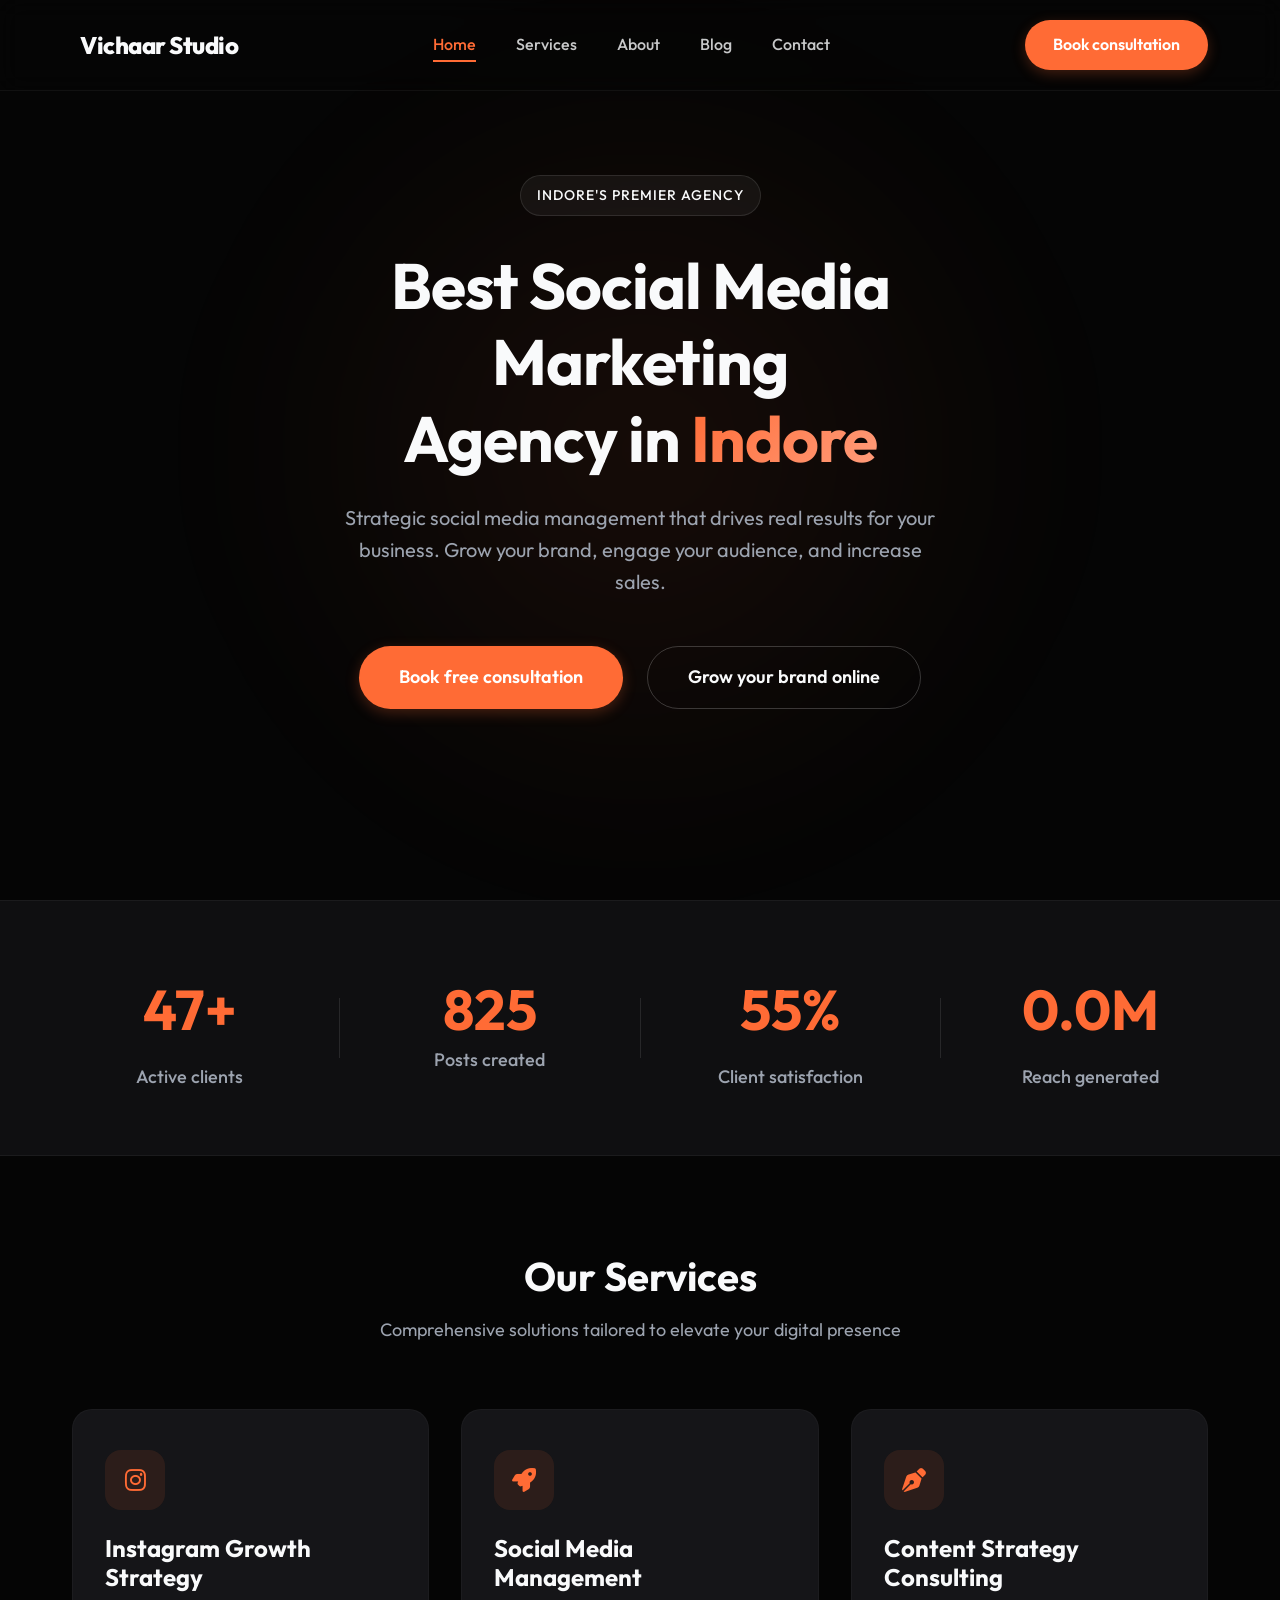
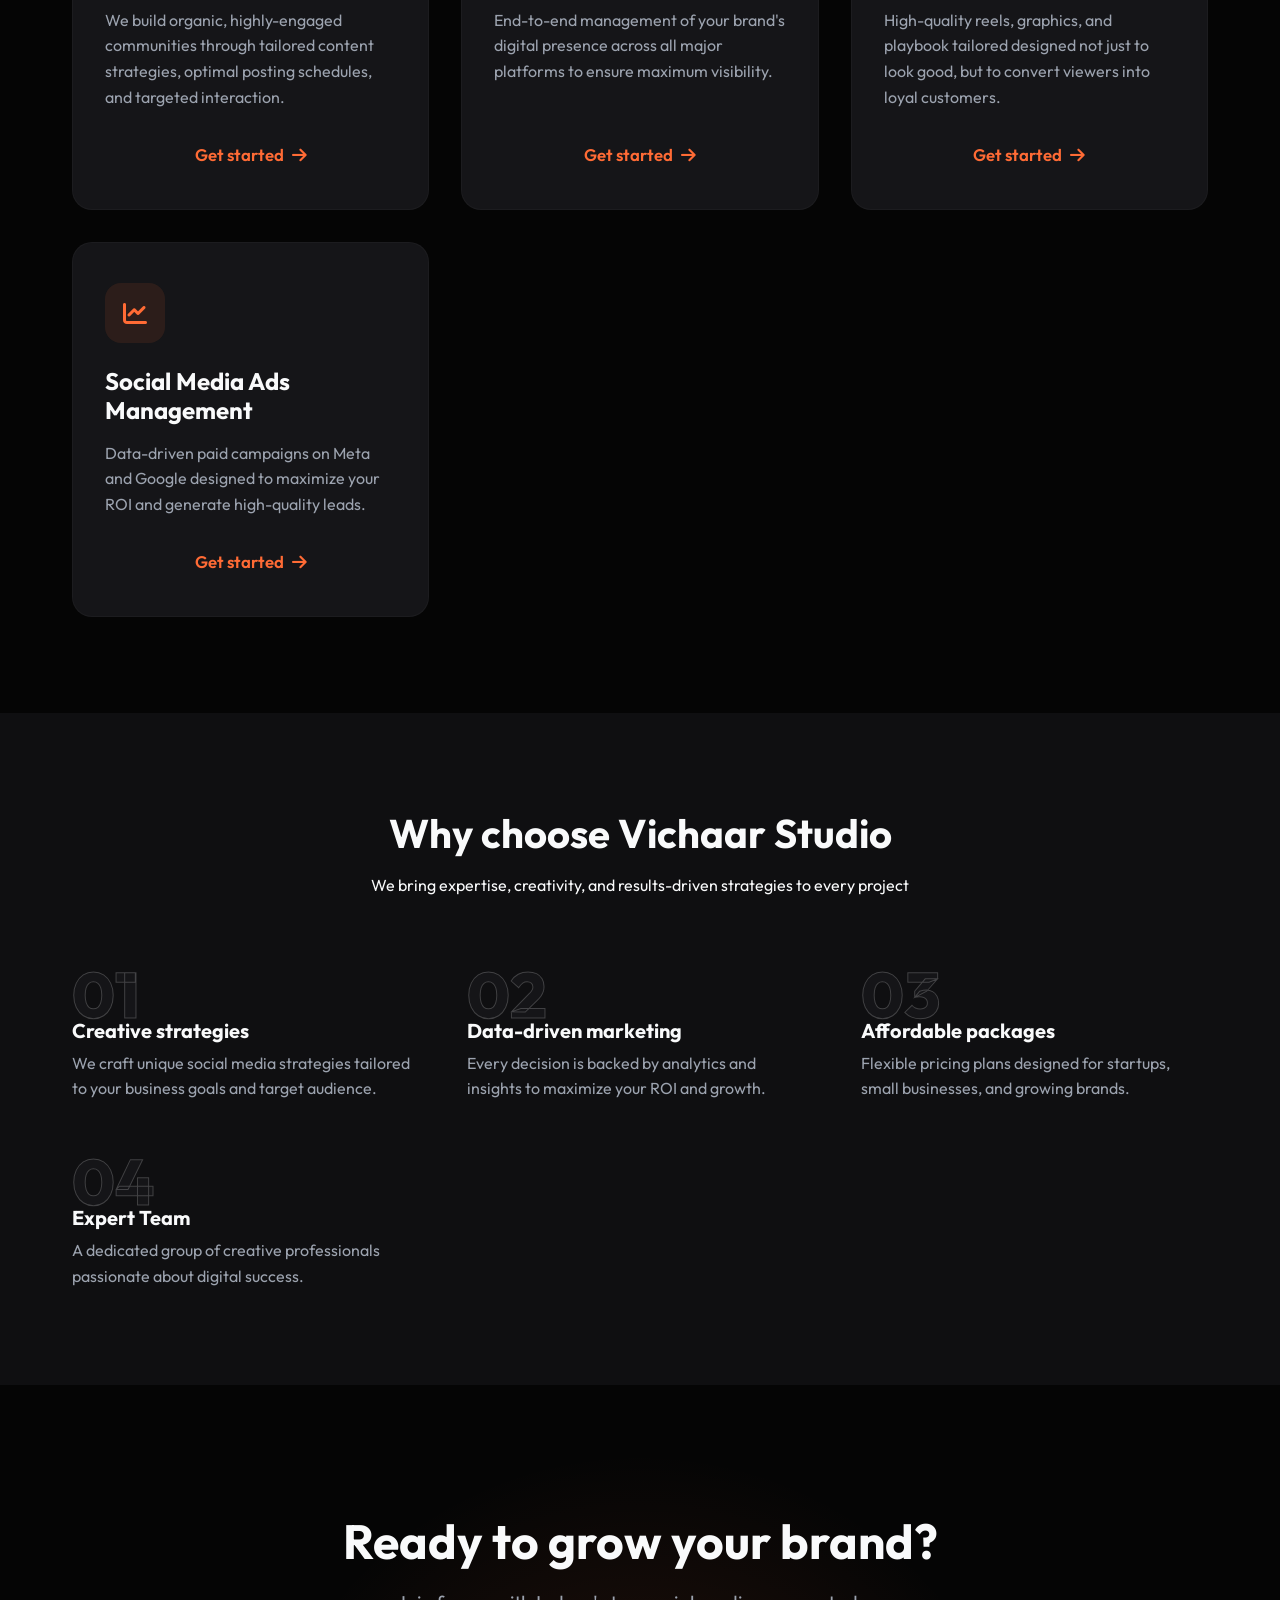
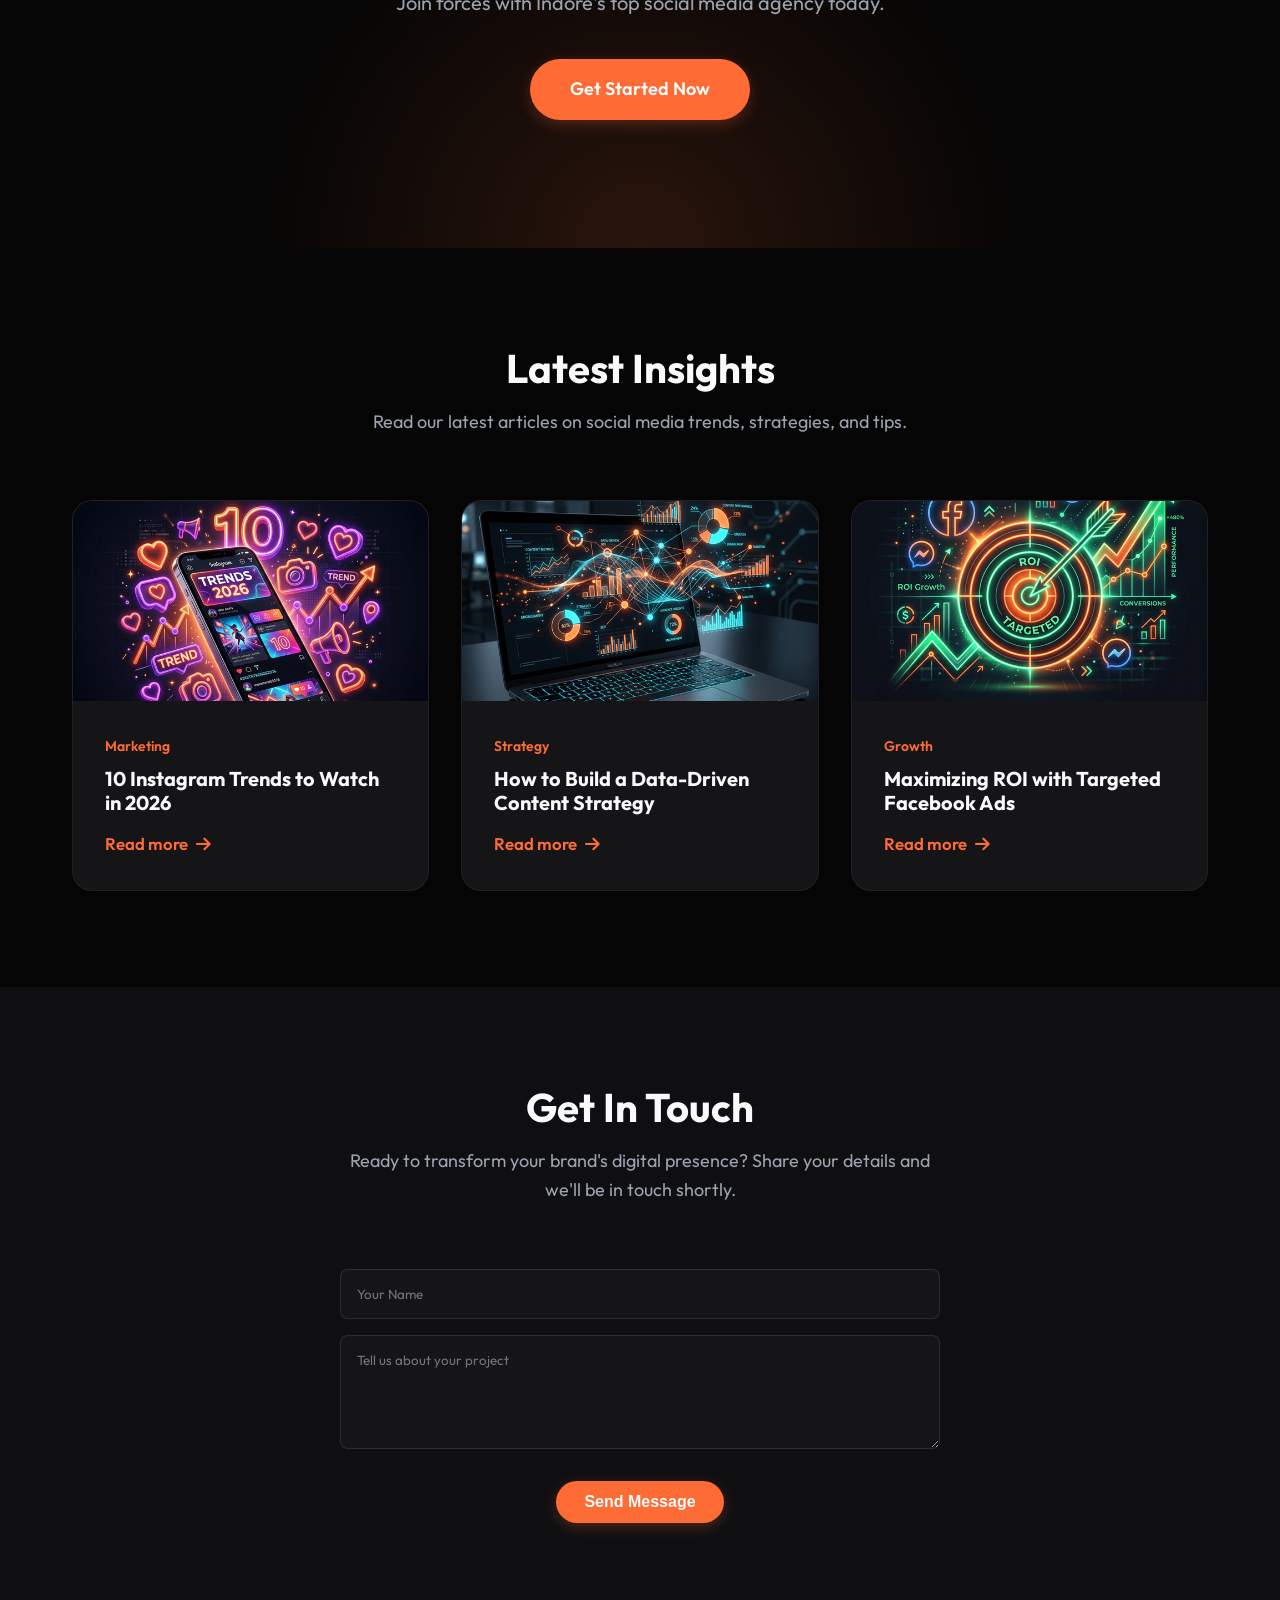
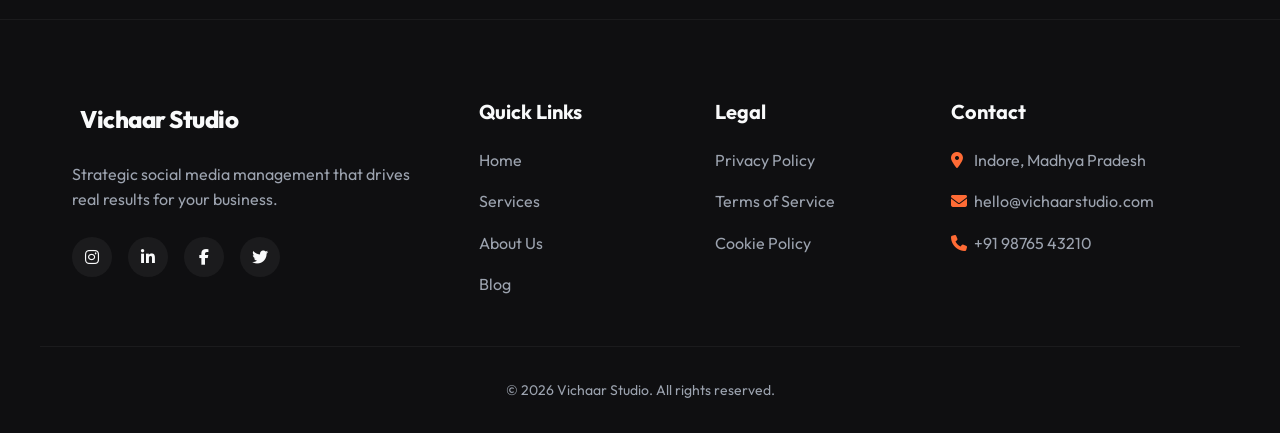
<file: index.html>
<!DOCTYPE html>
<html lang="en">

<head>
    <meta charset="UTF-8">
    <meta name="viewport" content="width=device-width, initial-scale=1.0">
    <title>Social Media Marketing Services in Indore | Vichaar Studio replica</title>
    <!-- Google Fonts: Outfit -->
    <link rel="preconnect" href="https://fonts.googleapis.com">
    <link rel="preconnect" href="https://fonts.gstatic.com" crossorigin>
    <link href="https://fonts.googleapis.com/css2?family=Outfit:wght@300;400;500;600;700;800&display=swap"
        rel="stylesheet">
    <!-- FontAwesome for Icons -->
    <link rel="stylesheet" href="https://cdnjs.cloudflare.com/ajax/libs/font-awesome/6.4.0/css/all.min.css">
    <!-- Custom CSS -->
    <link rel="stylesheet" href="style.css">
</head>

<body>

    <!-- Navbar -->
    <header class="navbar" id="navbar">
        <div class="nav-container">
            <a href="#" class="logo">
                <i class="fa-solid fa-sparkles text-accent"></i> Vichaar Studio
            </a>

            <nav class="nav-links">
                <a href="#home" class="active">Home</a>
                <a href="#services">Services</a>
                <a href="#about">About</a>
                <a href="#blog">Blog</a>
                <a href="#contact">Contact</a>
            </nav>

            <a href="#contact" class="btn btn-primary">Book consultation</a>

            <button class="mobile-menu-btn" aria-label="Menu">
                <i class="fa-solid fa-bars"></i>
            </button>
        </div>
    </header>

    <!-- Hero Section -->
    <section id="home" class="hero">
        <div class="hero-bg-anim"></div>
        <div class="hero-content reveal-on-load">
            <div class="tagline">Indore's Premier Agency</div>
            <h1 class="hero-title">
                Best Social Media Marketing<br>
                Agency in <span class="text-accent gradient-text">Indore</span>
            </h1>
            <p class="hero-description">
                Strategic social media management that drives real results for your business. Grow your brand, engage
                your audience, and increase sales.
            </p>
            <div class="hero-buttons">
                <a href="#contact" class="btn btn-primary btn-lg glow-effect">Book free consultation</a>
                <a href="#services" class="btn btn-outline btn-lg">Grow your brand online</a>
            </div>
        </div>

        <!-- Animated visual elements in hero -->
        <div class="floating-elements">
            <div class="shape shape-1"></div>
            <div class="shape shape-2"></div>
            <div class="shape shape-3"></div>
        </div>
    </section>

    <!-- Stats Section -->
    <section class="stats" id="stats">
        <div class="stats-container reveal-on-scroll">
            <div class="stat-item">
                <h2 class="stat-number" data-target="47">0</h2><span class="stat-plus">+</span>
                <p class="stat-label">Active clients</p>
            </div>
            <div class="stat-divider"></div>
            <div class="stat-item">
                <h2 class="stat-number" data-target="2847">0</h2>
                <p class="stat-label">Posts created</p>
            </div>
            <div class="stat-divider"></div>
            <div class="stat-item">
                <h2 class="stat-number" data-target="94">0</h2><span class="stat-plus">%</span>
                <p class="stat-label">Client satisfaction</p>
            </div>
            <div class="stat-divider"></div>
            <div class="stat-item">
                <h2 class="stat-number" data-target="3.2">0</h2><span class="stat-plus">M</span>
                <p class="stat-label">Reach generated</p>
            </div>
        </div>
    </section>

    <!-- Services Section -->
    <section id="services" class="services">
        <div class="section-container">
            <div class="section-header reveal-on-scroll">
                <h2>Our Services</h2>
                <p>Comprehensive solutions tailored to elevate your digital presence</p>
            </div>

            <div class="services-grid">
                <!-- Service 1 -->
                <div class="service-card reveal-on-scroll delay-1 tilt-card">
                    <div class="service-icon"><i class="fa-brands fa-instagram"></i></div>
                    <h3>Instagram Growth Strategy</h3>
                    <p>We build organic, highly-engaged communities through tailored content strategies, optimal posting
                        schedules, and targeted interaction.</p>
                    <a href="service-instagram.html" class="btn btn-text">Get started <i
                            class="fa-solid fa-arrow-right"></i></a>
                </div>

                <!-- Service 2 -->
                <div class="service-card reveal-on-scroll delay-2 tilt-card">
                    <div class="service-icon"><i class="fa-solid fa-rocket"></i></div>
                    <h3>Social Media Management</h3>
                    <p>End-to-end management of your brand's digital presence across all major platforms to ensure
                        maximum visibility.</p>
                    <a href="service-social-media.html" class="btn btn-text">Get started <i
                            class="fa-solid fa-arrow-right"></i></a>
                </div>

                <!-- Service 3 -->
                <div class="service-card reveal-on-scroll delay-3 tilt-card">
                    <div class="service-icon"><i class="fa-solid fa-pen-nib"></i></div>
                    <h3>Content Strategy Consulting</h3>
                    <p>High-quality reels, graphics, and playbook tailored designed not just to look good, but to
                        convert viewers
                        into loyal customers.</p>
                    <a href="service-content.html" class="btn btn-text">Get started <i
                            class="fa-solid fa-arrow-right"></i></a>
                </div>

                <!-- Service 4 -->
                <div class="service-card reveal-on-scroll delay-4 tilt-card">
                    <div class="service-icon"><i class="fa-solid fa-chart-line"></i></div>
                    <h3>Social Media Ads Management</h3>
                    <p>Data-driven paid campaigns on Meta and Google designed to maximize your ROI and generate
                        high-quality leads.</p>
                    <a href="service-ads.html" class="btn btn-text">Get started <i
                            class="fa-solid fa-arrow-right"></i></a>
                </div>
            </div>
        </div>
    </section>

    <!-- Why Choose Us Section -->
    <section id="about" class="why-us">
        <div class="section-container">
            <div class="why-us-content">
                <div class="why-us-text reveal-on-scroll">
                    <h2>Why choose Vichaar Studio</h2>
                    <p class="subtitle">We bring expertise, creativity, and results-driven strategies to every project
                    </p>
                </div>

                <div class="features-list">
                    <div class="feature-item reveal-on-scroll delay-1">
                        <div class="feature-num">01</div>
                        <div class="feature-details">
                            <h3>Creative strategies</h3>
                            <p>We craft unique social media strategies tailored to your business goals and target
                                audience.</p>
                        </div>
                    </div>

                    <div class="feature-item reveal-on-scroll delay-2">
                        <div class="feature-num">02</div>
                        <div class="feature-details">
                            <h3>Data-driven marketing</h3>
                            <p>Every decision is backed by analytics and insights to maximize your ROI and growth.</p>
                        </div>
                    </div>

                    <div class="feature-item reveal-on-scroll delay-3">
                        <div class="feature-num">03</div>
                        <div class="feature-details">
                            <h3>Affordable packages</h3>
                            <p>Flexible pricing plans designed for startups, small businesses, and growing brands.</p>
                        </div>
                    </div>

                    <div class="feature-item reveal-on-scroll delay-4">
                        <div class="feature-num">04</div>
                        <div class="feature-details">
                            <h3>Expert Team</h3>
                            <p>A dedicated group of creative professionals passionate about digital success.</p>
                        </div>
                    </div>
                </div>
            </div>
        </div>
    </section>

    <!-- CTA Section -->
    <section class="cta-section">
        <div class="cta-container reveal-on-scroll">
            <h2>Ready to grow your brand?</h2>
            <p>Join forces with Indore's top social media agency today.</p>
            <a href="#contact" class="btn btn-primary btn-lg glow-effect">Get Started Now</a>
        </div>
        <div class="cta-bg-elements"></div>
    </section>

    <!-- Blog Section -->
    <section id="blog" class="blog">
        <div class="section-container">
            <div class="section-header reveal-on-scroll">
                <h2>Latest Insights</h2>
                <p>Read our latest articles on social media trends, strategies, and tips.</p>
            </div>
            <div class="blog-grid"
                style="display: grid; grid-template-columns: repeat(auto-fit, minmax(300px, 1fr)); gap: 2rem; margin-top: 2rem;">
                <!-- Blog Post 1 -->
                <div class="blog-card reveal-on-scroll delay-1"
                    style="background: var(--clr-bg-cards); border-radius: 20px; overflow: hidden; border: 1px solid rgba(255,255,255,0.05);">
                    <div
                        style="height: 200px; background: rgba(255,255,255,0.05); display: flex; align-items: center; justify-content: center; overflow: hidden;">
                        <img src="blog_post_1.png" alt="10 Instagram Trends to Watch in 2026"
                            style="width: 100%; height: 100%; object-fit: cover;">
                    </div>
                    <div style="padding: 2rem;">
                        <span style="color: var(--clr-accent); font-size: 0.875rem; font-weight: 600;">Marketing</span>
                        <h3 style="margin: 0.5rem 0 1rem; font-size: 1.25rem;">10 Instagram Trends to Watch in 2026</h3>
                        <a href="#" class="btn btn-text">Read more <i class="fa-solid fa-arrow-right"></i></a>
                    </div>
                </div>
                <!-- Blog Post 2 -->
                <div class="blog-card reveal-on-scroll delay-2"
                    style="background: var(--clr-bg-cards); border-radius: 20px; overflow: hidden; border: 1px solid rgba(255,255,255,0.05);">
                    <div
                        style="height: 200px; background: rgba(255,255,255,0.05); display: flex; align-items: center; justify-content: center; overflow: hidden;">
                        <img src="blog_post_2.png" alt="How to Build a Data-Driven Content Strategy"
                            style="width: 100%; height: 100%; object-fit: cover;">
                    </div>
                    <div style="padding: 2rem;">
                        <span style="color: var(--clr-accent); font-size: 0.875rem; font-weight: 600;">Strategy</span>
                        <h3 style="margin: 0.5rem 0 1rem; font-size: 1.25rem;">How to Build a Data-Driven Content
                            Strategy</h3>
                        <a href="#" class="btn btn-text">Read more <i class="fa-solid fa-arrow-right"></i></a>
                    </div>
                </div>
                <!-- Blog Post 3 -->
                <div class="blog-card reveal-on-scroll delay-3"
                    style="background: var(--clr-bg-cards); border-radius: 20px; overflow: hidden; border: 1px solid rgba(255,255,255,0.05);">
                    <div
                        style="height: 200px; background: rgba(255,255,255,0.05); display: flex; align-items: center; justify-content: center; overflow: hidden;">
                        <img src="blog_post_3.png" alt="Maximizing ROI with Targeted Facebook Ads"
                            style="width: 100%; height: 100%; object-fit: cover;">
                    </div>
                    <div style="padding: 2rem;">
                        <span style="color: var(--clr-accent); font-size: 0.875rem; font-weight: 600;">Growth</span>
                        <h3 style="margin: 0.5rem 0 1rem; font-size: 1.25rem;">Maximizing ROI with Targeted Facebook Ads
                        </h3>
                        <a href="#" class="btn btn-text">Read more <i class="fa-solid fa-arrow-right"></i></a>
                    </div>
                </div>
            </div>
        </div>
    </section>

    <!-- Contact Section -->
    <section id="contact" class="contact" style="background: var(--clr-bg-secondary); padding: 6rem 0;">
        <div class="section-container" style="max-width: 800px; text-align: center;">
            <div class="section-header reveal-on-scroll">
                <h2>Get In Touch</h2>
                <p>Ready to transform your brand's digital presence? Share your details and we'll be in touch shortly.
                </p>
            </div>
            <form id="contact-form" action="https://formspree.io/f/mojknkgp" method="POST"
                class="contact-form reveal-on-scroll delay-1"
                style="display: flex; flex-direction: column; gap: 1rem; margin-top: 2rem; max-width: 600px; margin-inline: auto;">
                <input type="text" name="name" placeholder="Your Name" required
                    style="width: 100%; padding: 1rem; border-radius: 8px; border: 1px solid rgba(255,255,255,0.1); background: var(--clr-bg-cards); color: white; font-family: var(--font-main);">
                <input type="hidden" name="email" value="hello@vichaarstudio.com">
                <textarea name="message" placeholder="Tell us about your project" rows="5" required
                    style="width: 100%; padding: 1rem; border-radius: 8px; border: 1px solid rgba(255,255,255,0.1); background: var(--clr-bg-cards); color: white; font-family: var(--font-main); resize: vertical;"></textarea>
                <button type="submit" class="btn btn-primary glow-effect"
                    style="margin-top: 1rem; align-self: center;">Send Message</button>
            </form>
            <p id="form-status"
                style="display: none; margin-top: 2rem; color: #10B981; font-size: 1.125rem; font-weight: 600;"></p>
        </div>
    </section>

    <!-- Footer -->
    <footer class="footer">
        <div class="footer-container">
            <div class="footer-col brand-col">
                <a href="#" class="logo footer-logo">
                    <i class="fa-solid fa-sparkles text-accent"></i> Vichaar Studio
                </a>
                <p>Strategic social media management that drives real results for your business.</p>
                <div class="social-links">
                    <a href="#"><i class="fa-brands fa-instagram"></i></a>
                    <a href="#"><i class="fa-brands fa-linkedin-in"></i></a>
                    <a href="#"><i class="fa-brands fa-facebook-f"></i></a>
                    <a href="#"><i class="fa-brands fa-twitter"></i></a>
                </div>
            </div>

            <div class="footer-col">
                <h4>Quick Links</h4>
                <div class="footer-links">
                    <a href="#home">Home</a>
                    <a href="#services">Services</a>
                    <a href="#about">About Us</a>
                    <a href="#blog">Blog</a>
                </div>
            </div>

            <div class="footer-col">
                <h4>Legal</h4>
                <div class="footer-links">
                    <a href="#">Privacy Policy</a>
                    <a href="#">Terms of Service</a>
                    <a href="#">Cookie Policy</a>
                </div>
            </div>

            <div class="footer-col">
                <h4>Contact</h4>
                <div class="footer-links contact-info">
                    <p><i class="fa-solid fa-location-dot"></i> Indore, Madhya Pradesh</p>
                    <p><i class="fa-solid fa-envelope"></i> hello@vichaarstudio.com</p>
                    <p><i class="fa-solid fa-phone"></i> +91 98765 43210</p>
                </div>
            </div>
        </div>

        <div class="footer-bottom">
            <p>&copy; 2026 Vichaar Studio. All rights reserved.</p>
        </div>
    </footer>

    <!-- Custom JS -->
    <script src="script.js"></script>
</body>

</html>
</file>
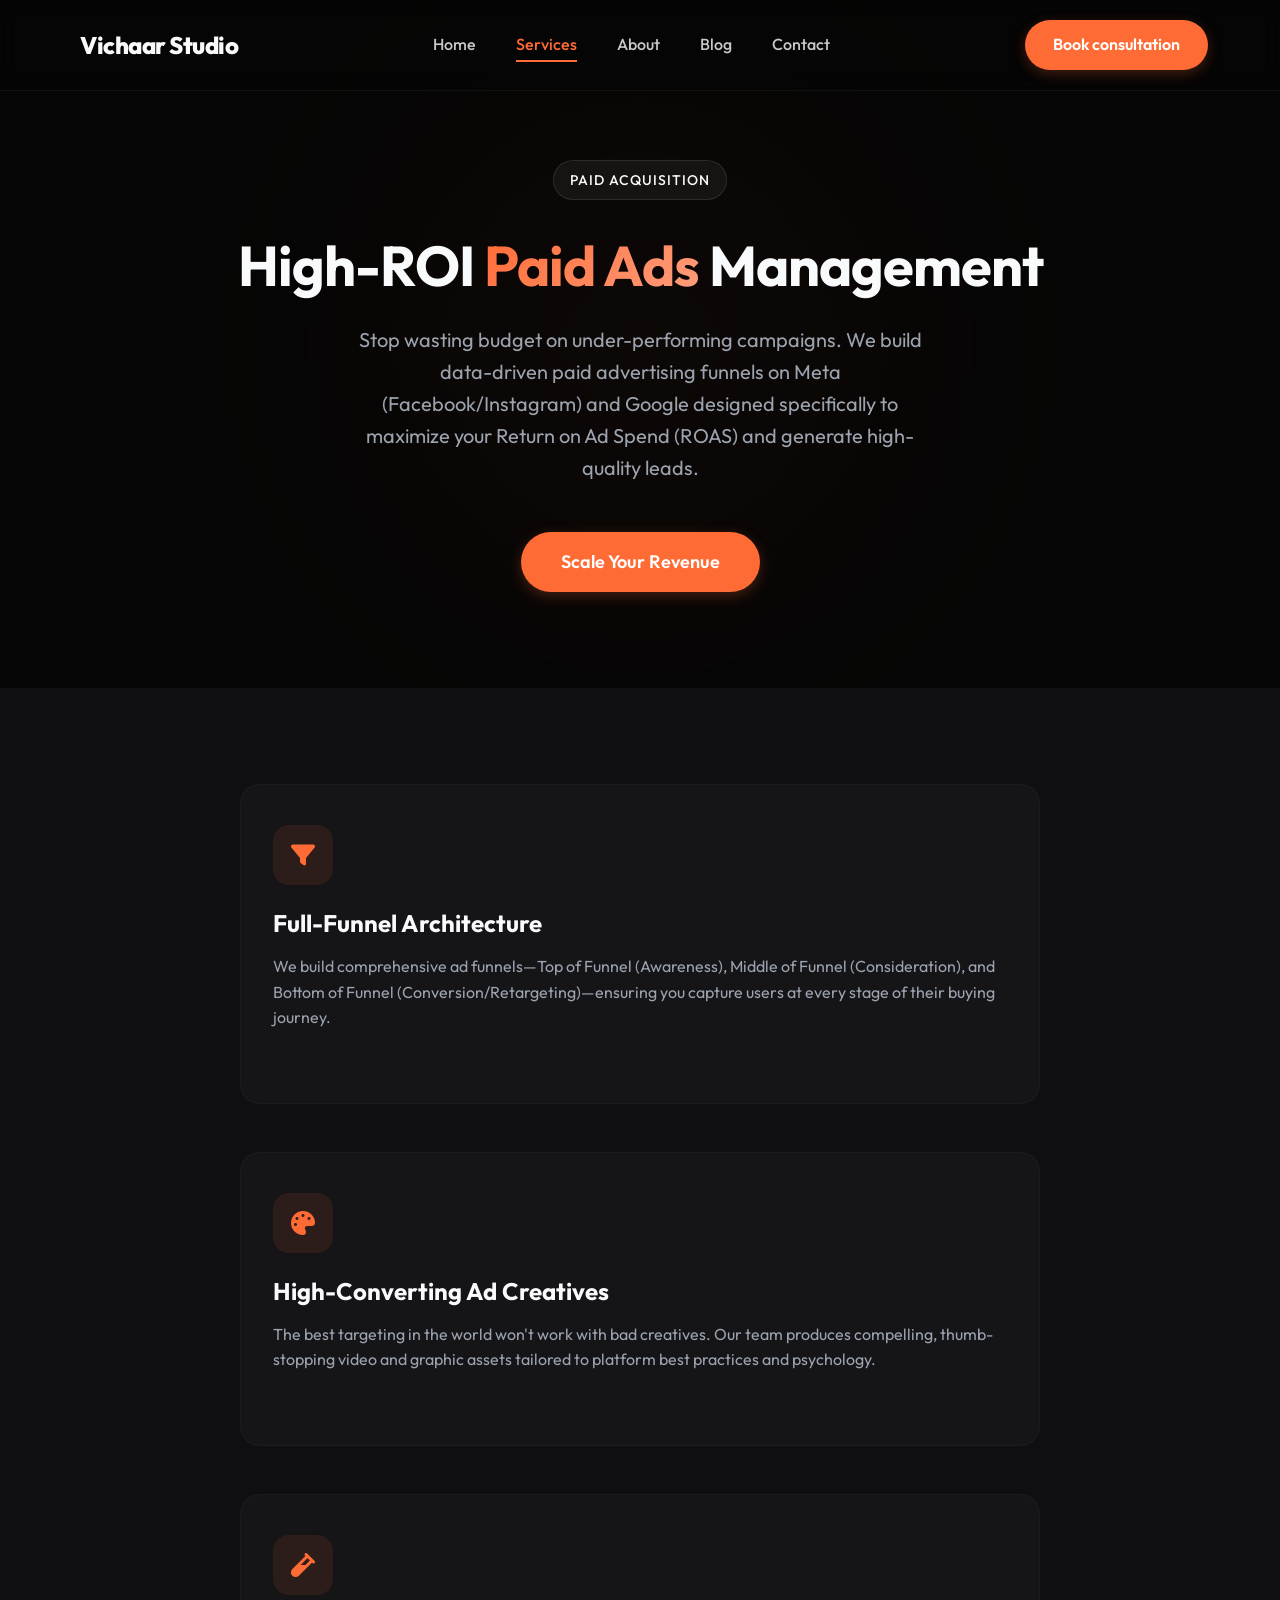
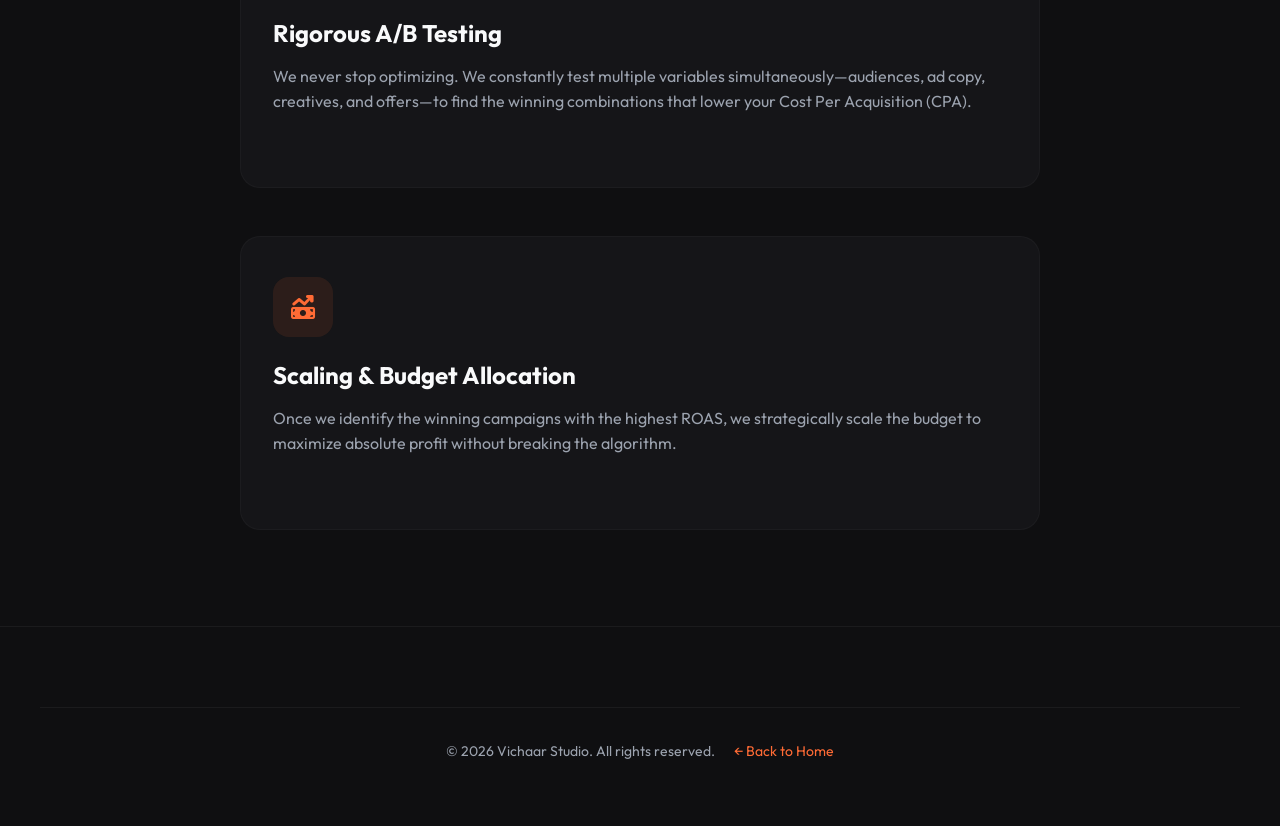
<file: service-ads.html>
<!DOCTYPE html>
<html lang="en">

<head>
    <meta charset="UTF-8">
    <meta name="viewport" content="width=device-width, initial-scale=1.0">
    <title>Social Media Ads Management | Vichaar Studio</title>
    <link href="https://fonts.googleapis.com/css2?family=Outfit:wght@300;400;500;600;700;800&display=swap"
        rel="stylesheet">
    <link rel="stylesheet" href="https://cdnjs.cloudflare.com/ajax/libs/font-awesome/6.4.0/css/all.min.css">
    <link rel="stylesheet" href="style.css">
</head>

<body>

    <!-- Navbar -->
    <header class="navbar" id="navbar">
        <div class="nav-container">
            <a href="index.html" class="logo">
                <i class="fa-solid fa-sparkles text-accent"></i> Vichaar Studio
            </a>

            <nav class="nav-links">
                <a href="index.html#home">Home</a>
                <a href="index.html#services" class="active">Services</a>
                <a href="index.html#about">About</a>
                <a href="index.html#blog">Blog</a>
                <a href="index.html#contact">Contact</a>
            </nav>

            <a href="index.html#contact" class="btn btn-primary">Book consultation</a>

            <button class="mobile-menu-btn" aria-label="Menu">
                <i class="fa-solid fa-bars"></i>
            </button>
        </div>
    </header>

    <!-- Inner Hero -->
    <section class="hero" style="min-height: 60vh; padding-top: 10rem;">
        <div class="hero-bg-anim" style="opacity: 0.5;"></div>
        <div class="hero-content reveal-on-load" style="max-width: 900px;">
            <div class="tagline">Paid Acquisition</div>
            <h1 class="hero-title" style="font-size: 3.5rem;">
                High-ROI <span class="text-accent gradient-text">Paid Ads</span> Management
            </h1>
            <p class="hero-description">
                Stop wasting budget on under-performing campaigns. We build data-driven paid advertising funnels on Meta
                (Facebook/Instagram) and Google designed specifically to maximize your Return on Ad Spend (ROAS) and
                generate high-quality leads.
            </p>
            <div class="hero-buttons">
                <a href="index.html#contact" class="btn btn-primary btn-lg glow-effect">Scale Your Revenue</a>
            </div>
        </div>
    </section>

    <!-- Details Section -->
    <section class="services" style="background-color: var(--clr-bg-secondary);">
        <div class="section-container">
            <div class="services-grid" style="grid-template-columns: 1fr; max-width: 800px; margin: 0 auto; gap: 3rem;">

                <div class="service-card reveal-on-scroll">
                    <div class="service-icon"><i class="fa-solid fa-filter"></i></div>
                    <h3>Full-Funnel Architecture</h3>
                    <p>We build comprehensive ad funnels—Top of Funnel (Awareness), Middle of Funnel (Consideration),
                        and Bottom of Funnel (Conversion/Retargeting)—ensuring you capture users at every stage of their
                        buying journey.</p>
                </div>

                <div class="service-card reveal-on-scroll delay-1">
                    <div class="service-icon"><i class="fa-solid fa-palette"></i></div>
                    <h3>High-Converting Ad Creatives</h3>
                    <p>The best targeting in the world won't work with bad creatives. Our team produces compelling,
                        thumb-stopping video and graphic assets tailored to platform best practices and psychology.</p>
                </div>

                <div class="service-card reveal-on-scroll delay-2">
                    <div class="service-icon"><i class="fa-solid fa-vial"></i></div>
                    <h3>Rigorous A/B Testing</h3>
                    <p>We never stop optimizing. We constantly test multiple variables simultaneously—audiences, ad
                        copy, creatives, and offers—to find the winning combinations that lower your Cost Per
                        Acquisition (CPA).</p>
                </div>

                <div class="service-card reveal-on-scroll delay-3">
                    <div class="service-icon"><i class="fa-solid fa-money-bill-trend-up"></i></div>
                    <h3>Scaling & Budget Allocation</h3>
                    <p>Once we identify the winning campaigns with the highest ROAS, we strategically scale the budget
                        to maximize absolute profit without breaking the algorithm.</p>
                </div>

            </div>
        </div>
    </section>

    <!-- Footer -->
    <footer class="footer">
        <div class="footer-bottom" style="margin-top: 0; padding-top: 2rem; padding-bottom: 2rem;">
            <p>&copy; 2026 Vichaar Studio. All rights reserved. <a href="index.html" class="text-accent"
                    style="margin-left: 1rem;">&larr; Back to Home</a></p>
        </div>
    </footer>

    <script src="script.js"></script>
</body>

</html>
</file>
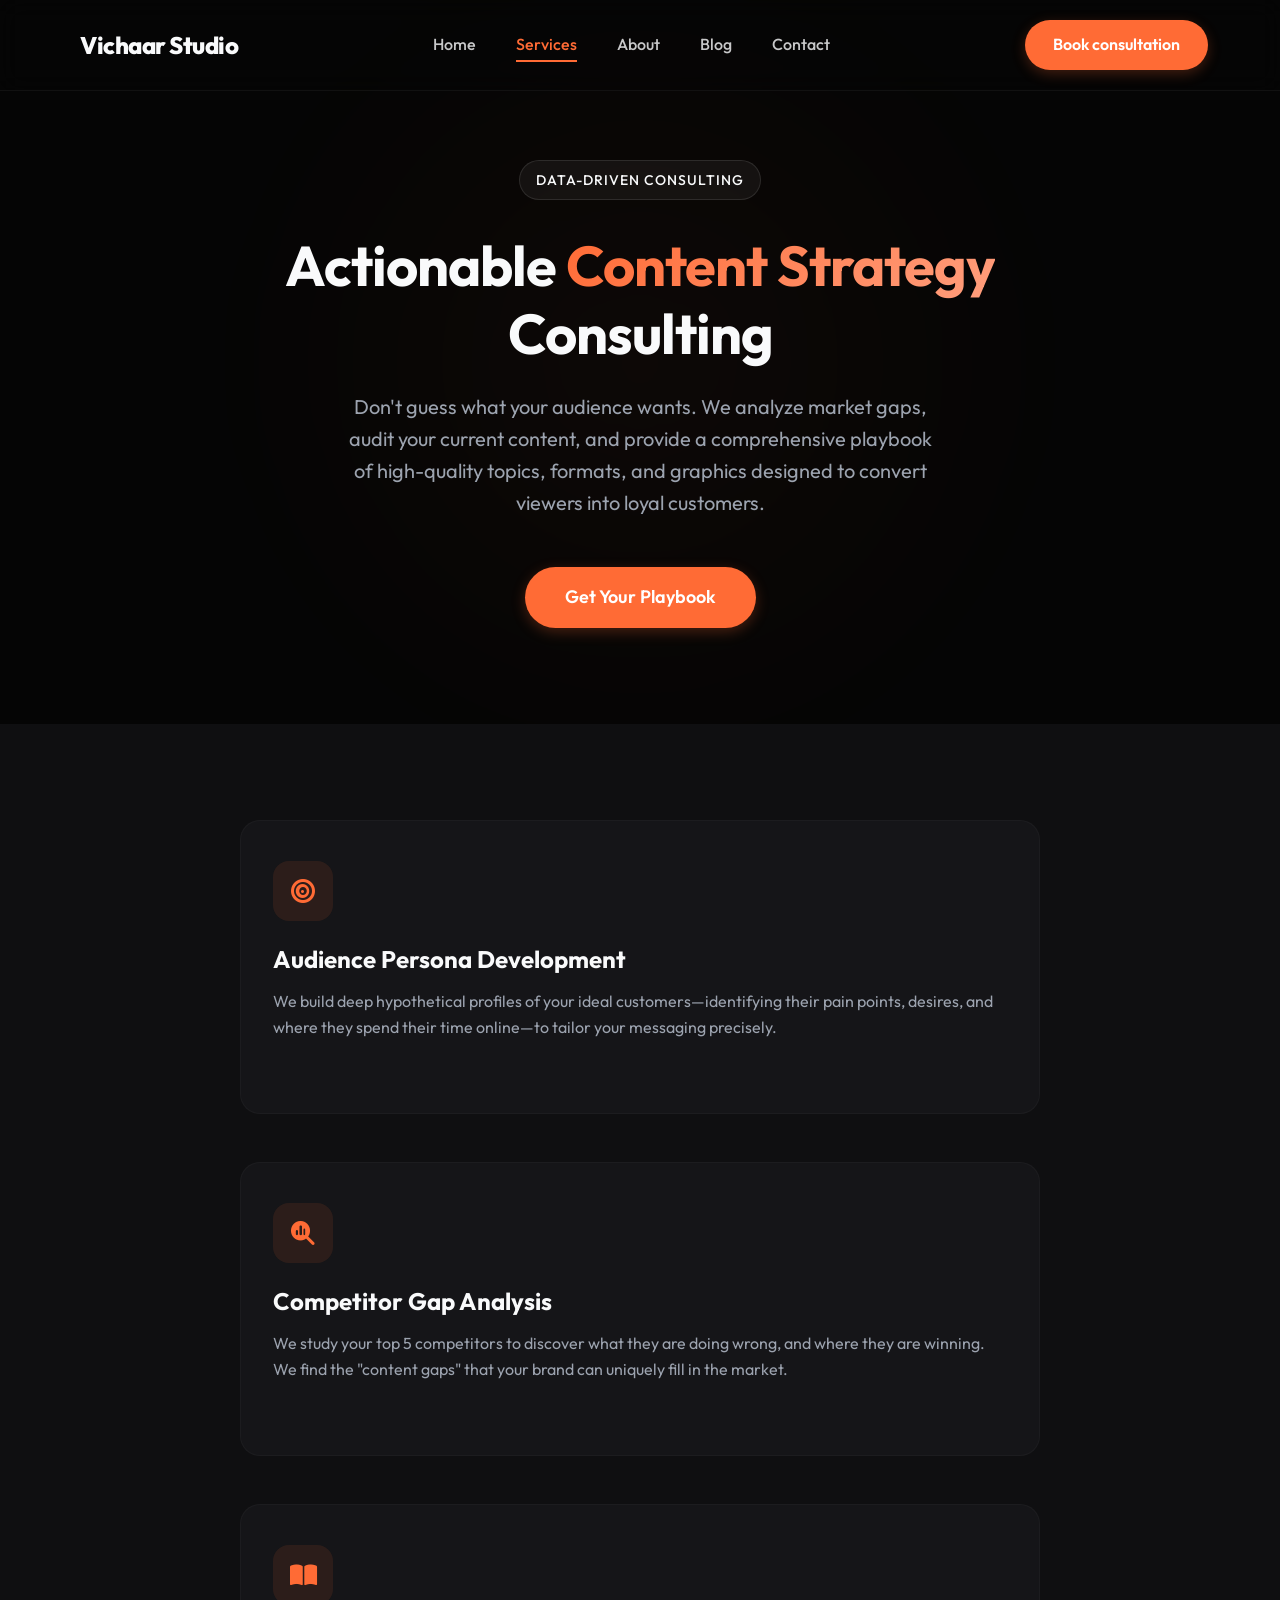
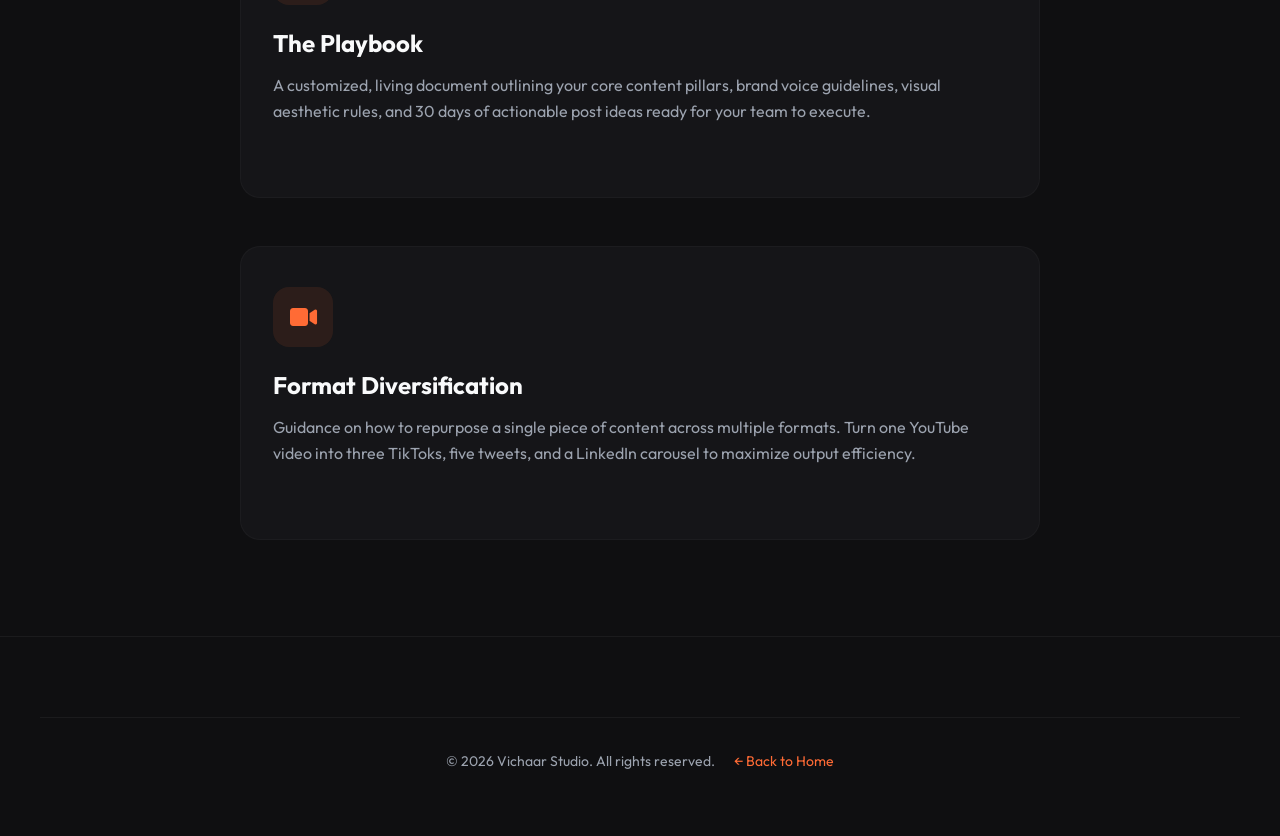
<file: service-content.html>
<!DOCTYPE html>
<html lang="en">

<head>
    <meta charset="UTF-8">
    <meta name="viewport" content="width=device-width, initial-scale=1.0">
    <title>Content Strategy Consulting | Vichaar Studio</title>
    <link href="https://fonts.googleapis.com/css2?family=Outfit:wght@300;400;500;600;700;800&display=swap"
        rel="stylesheet">
    <link rel="stylesheet" href="https://cdnjs.cloudflare.com/ajax/libs/font-awesome/6.4.0/css/all.min.css">
    <link rel="stylesheet" href="style.css">
</head>

<body>

    <!-- Navbar -->
    <header class="navbar" id="navbar">
        <div class="nav-container">
            <a href="index.html" class="logo">
                <i class="fa-solid fa-sparkles text-accent"></i> Vichaar Studio
            </a>

            <nav class="nav-links">
                <a href="index.html#home">Home</a>
                <a href="index.html#services" class="active">Services</a>
                <a href="index.html#about">About</a>
                <a href="index.html#blog">Blog</a>
                <a href="index.html#contact">Contact</a>
            </nav>

            <a href="index.html#contact" class="btn btn-primary">Book consultation</a>

            <button class="mobile-menu-btn" aria-label="Menu">
                <i class="fa-solid fa-bars"></i>
            </button>
        </div>
    </header>

    <!-- Inner Hero -->
    <section class="hero" style="min-height: 60vh; padding-top: 10rem;">
        <div class="hero-bg-anim" style="opacity: 0.5;"></div>
        <div class="hero-content reveal-on-load" style="max-width: 900px;">
            <div class="tagline">Data-Driven Consulting</div>
            <h1 class="hero-title" style="font-size: 3.5rem;">
                Actionable <span class="text-accent gradient-text">Content Strategy</span> Consulting
            </h1>
            <p class="hero-description">
                Don't guess what your audience wants. We analyze market gaps, audit your current content, and provide a
                comprehensive playbook of high-quality topics, formats, and graphics designed to convert viewers into
                loyal customers.
            </p>
            <div class="hero-buttons">
                <a href="index.html#contact" class="btn btn-primary btn-lg glow-effect">Get Your Playbook</a>
            </div>
        </div>
    </section>

    <!-- Details Section -->
    <section class="services" style="background-color: var(--clr-bg-secondary);">
        <div class="section-container">
            <div class="services-grid" style="grid-template-columns: 1fr; max-width: 800px; margin: 0 auto; gap: 3rem;">

                <div class="service-card reveal-on-scroll">
                    <div class="service-icon"><i class="fa-solid fa-bullseye"></i></div>
                    <h3>Audience Persona Development</h3>
                    <p>We build deep hypothetical profiles of your ideal customers—identifying their pain points,
                        desires, and where they spend their time online—to tailor your messaging precisely.</p>
                </div>

                <div class="service-card reveal-on-scroll delay-1">
                    <div class="service-icon"><i class="fa-solid fa-magnifying-glass-chart"></i></div>
                    <h3>Competitor Gap Analysis</h3>
                    <p>We study your top 5 competitors to discover what they are doing wrong, and where they are
                        winning. We find the "content gaps" that your brand can uniquely fill in the market.</p>
                </div>

                <div class="service-card reveal-on-scroll delay-2">
                    <div class="service-icon"><i class="fa-solid fa-book-open"></i></div>
                    <h3>The Playbook</h3>
                    <p>A customized, living document outlining your core content pillars, brand voice guidelines, visual
                        aesthetic rules, and 30 days of actionable post ideas ready for your team to execute.</p>
                </div>

                <div class="service-card reveal-on-scroll delay-3">
                    <div class="service-icon"><i class="fa-solid fa-video"></i></div>
                    <h3>Format Diversification</h3>
                    <p>Guidance on how to repurpose a single piece of content across multiple formats. Turn one YouTube
                        video into three TikToks, five tweets, and a LinkedIn carousel to maximize output efficiency.
                    </p>
                </div>

            </div>
        </div>
    </section>

    <!-- Footer -->
    <footer class="footer">
        <div class="footer-bottom" style="margin-top: 0; padding-top: 2rem; padding-bottom: 2rem;">
            <p>&copy; 2026 Vichaar Studio. All rights reserved. <a href="index.html" class="text-accent"
                    style="margin-left: 1rem;">&larr; Back to Home</a></p>
        </div>
    </footer>

    <script src="script.js"></script>
</body>

</html>
</file>
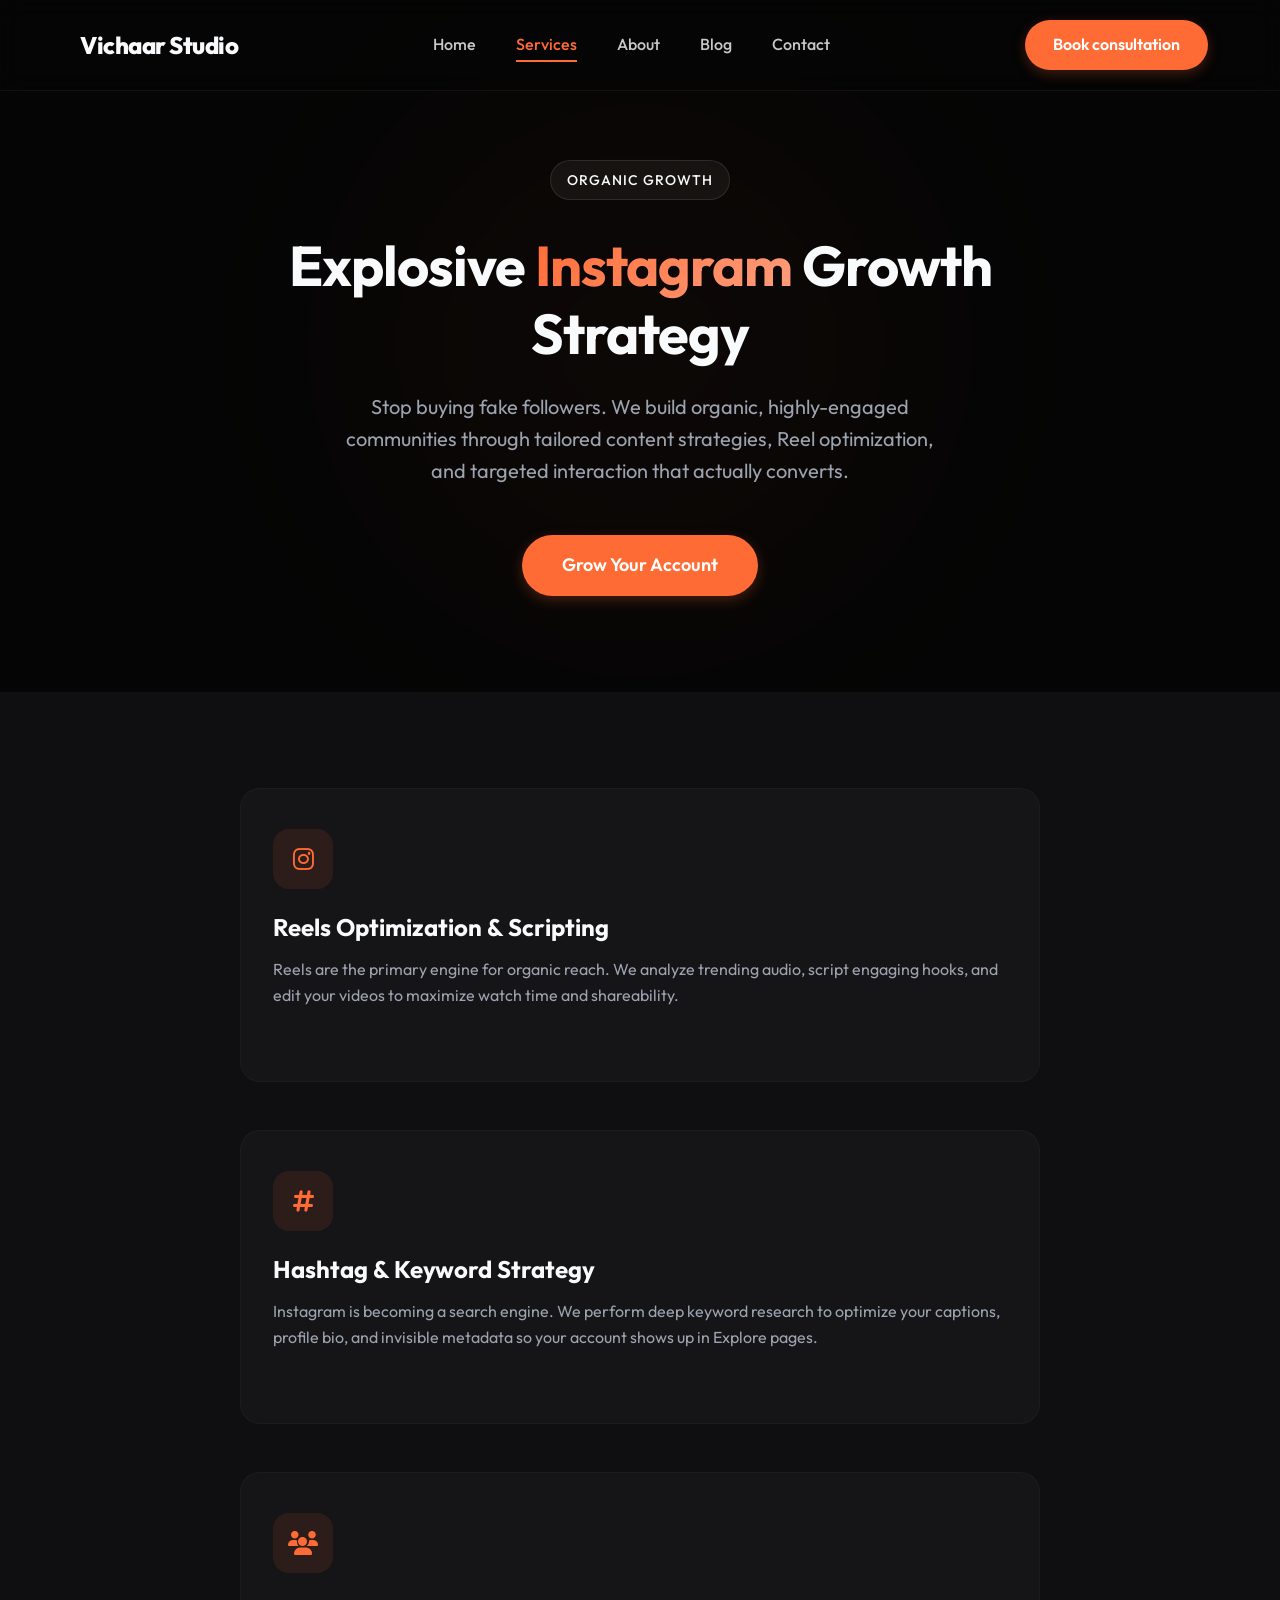
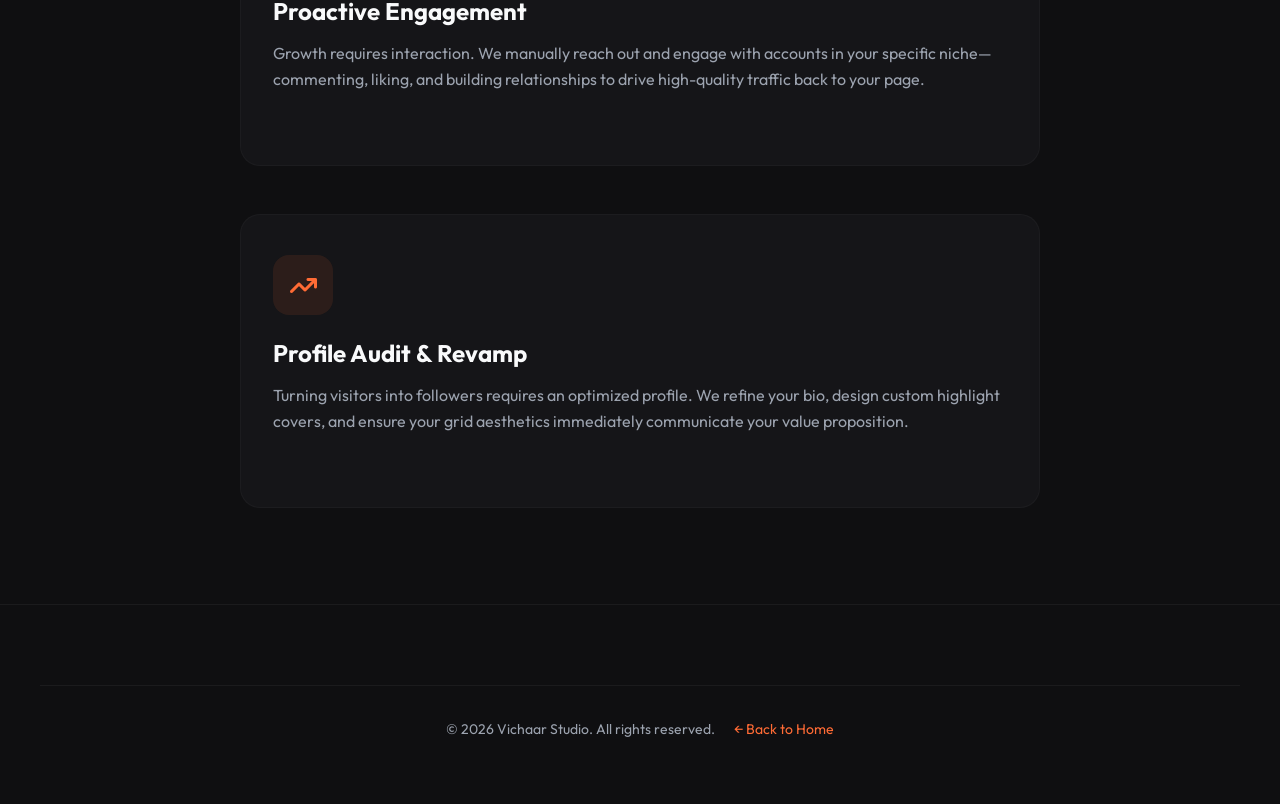
<file: service-instagram.html>
<!DOCTYPE html>
<html lang="en">

<head>
    <meta charset="UTF-8">
    <meta name="viewport" content="width=device-width, initial-scale=1.0">
    <title>Instagram Growth Service | Vichaar Studio</title>
    <link href="https://fonts.googleapis.com/css2?family=Outfit:wght@300;400;500;600;700;800&display=swap"
        rel="stylesheet">
    <link rel="stylesheet" href="https://cdnjs.cloudflare.com/ajax/libs/font-awesome/6.4.0/css/all.min.css">
    <link rel="stylesheet" href="style.css">
</head>

<body>

    <!-- Navbar -->
    <header class="navbar" id="navbar">
        <div class="nav-container">
            <a href="index.html" class="logo">
                <i class="fa-solid fa-sparkles text-accent"></i> Vichaar Studio
            </a>

            <nav class="nav-links">
                <a href="index.html#home">Home</a>
                <a href="index.html#services" class="active">Services</a>
                <a href="index.html#about">About</a>
                <a href="index.html#blog">Blog</a>
                <a href="index.html#contact">Contact</a>
            </nav>

            <a href="index.html#contact" class="btn btn-primary">Book consultation</a>

            <button class="mobile-menu-btn" aria-label="Menu">
                <i class="fa-solid fa-bars"></i>
            </button>
        </div>
    </header>

    <!-- Inner Hero -->
    <section class="hero" style="min-height: 60vh; padding-top: 10rem;">
        <div class="hero-bg-anim" style="opacity: 0.5;"></div>
        <div class="hero-content reveal-on-load" style="max-width: 900px;">
            <div class="tagline">Organic Growth</div>
            <h1 class="hero-title" style="font-size: 3.5rem;">
                Explosive <span class="text-accent gradient-text">Instagram</span> Growth Strategy
            </h1>
            <p class="hero-description">
                Stop buying fake followers. We build organic, highly-engaged communities through tailored content
                strategies, Reel optimization, and targeted interaction that actually converts.
            </p>
            <div class="hero-buttons">
                <a href="index.html#contact" class="btn btn-primary btn-lg glow-effect">Grow Your Account</a>
            </div>
        </div>
    </section>

    <!-- Details Section -->
    <section class="services" style="background-color: var(--clr-bg-secondary);">
        <div class="section-container">
            <div class="services-grid" style="grid-template-columns: 1fr; max-width: 800px; margin: 0 auto; gap: 3rem;">

                <div class="service-card reveal-on-scroll">
                    <div class="service-icon"><i class="fa-brands fa-instagram"></i></div>
                    <h3>Reels Optimization & Scripting</h3>
                    <p>Reels are the primary engine for organic reach. We analyze trending audio, script engaging hooks,
                        and edit your videos to maximize watch time and shareability.</p>
                </div>

                <div class="service-card reveal-on-scroll delay-1">
                    <div class="service-icon"><i class="fa-solid fa-hashtag"></i></div>
                    <h3>Hashtag & Keyword Strategy</h3>
                    <p>Instagram is becoming a search engine. We perform deep keyword research to optimize your
                        captions, profile bio, and invisible metadata so your account shows up in Explore pages.</p>
                </div>

                <div class="service-card reveal-on-scroll delay-2">
                    <div class="service-icon"><i class="fa-solid fa-users"></i></div>
                    <h3>Proactive Engagement</h3>
                    <p>Growth requires interaction. We manually reach out and engage with accounts in your specific
                        niche—commenting, liking, and building relationships to drive high-quality traffic back to your
                        page.</p>
                </div>

                <div class="service-card reveal-on-scroll delay-3">
                    <div class="service-icon"><i class="fa-solid fa-arrow-trend-up"></i></div>
                    <h3>Profile Audit & Revamp</h3>
                    <p>Turning visitors into followers requires an optimized profile. We refine your bio, design custom
                        highlight covers, and ensure your grid aesthetics immediately communicate your value
                        proposition.</p>
                </div>

            </div>
        </div>
    </section>

    <!-- Footer -->
    <footer class="footer">
        <div class="footer-bottom" style="margin-top: 0; padding-top: 2rem; padding-bottom: 2rem;">
            <p>&copy; 2026 Vichaar Studio. All rights reserved. <a href="index.html" class="text-accent"
                    style="margin-left: 1rem;">&larr; Back to Home</a></p>
        </div>
    </footer>

    <script src="script.js"></script>
</body>

</html>
</file>
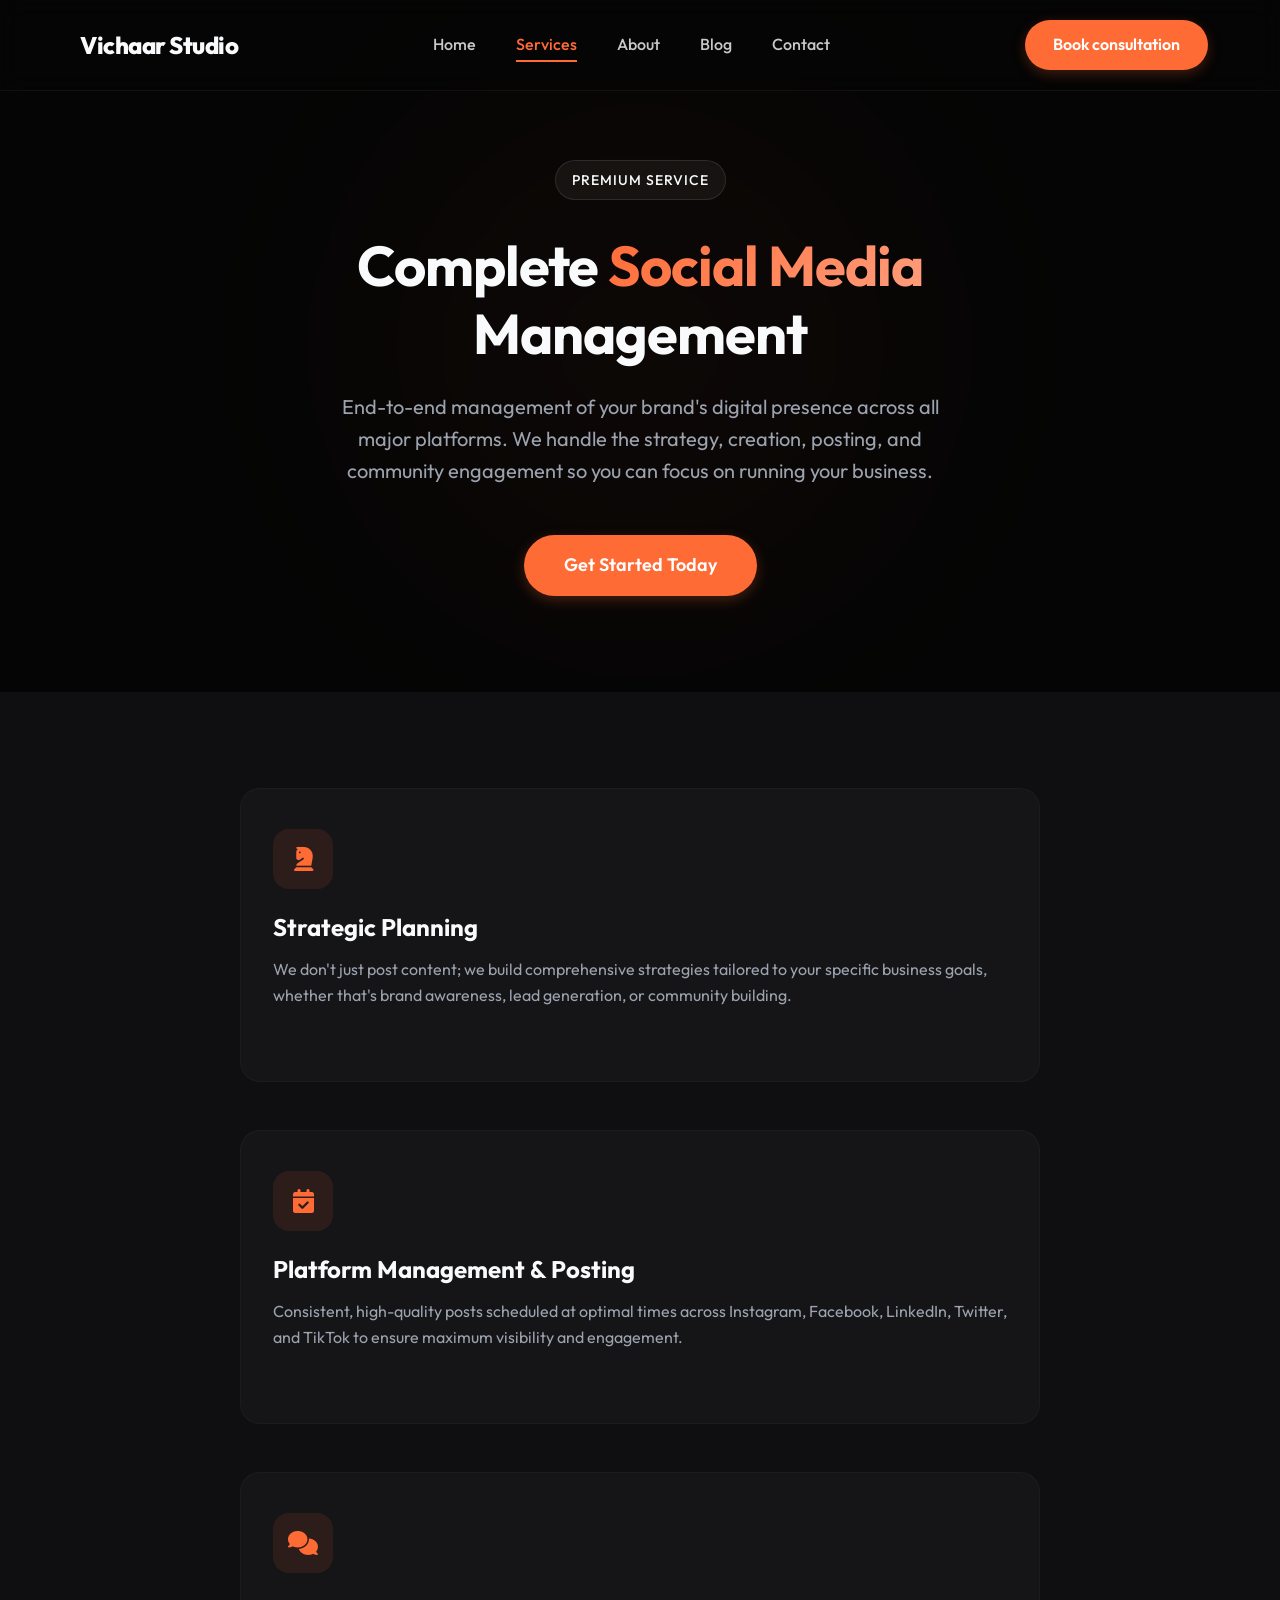
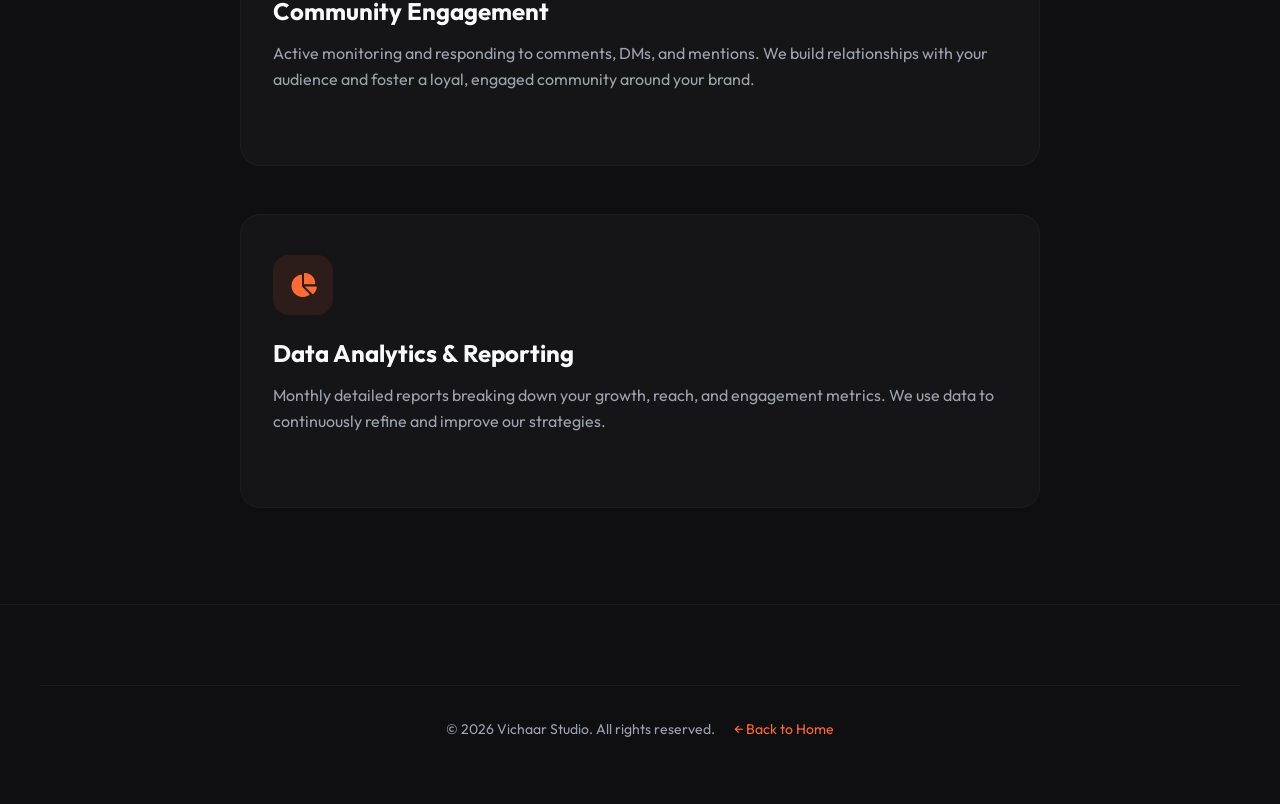
<file: service-social-media.html>
<!DOCTYPE html>
<html lang="en">

<head>
    <meta charset="UTF-8">
    <meta name="viewport" content="width=device-width, initial-scale=1.0">
    <title>Social Media Management | Vichaar Studio</title>
    <link href="https://fonts.googleapis.com/css2?family=Outfit:wght@300;400;500;600;700;800&display=swap"
        rel="stylesheet">
    <link rel="stylesheet" href="https://cdnjs.cloudflare.com/ajax/libs/font-awesome/6.4.0/css/all.min.css">
    <link rel="stylesheet" href="style.css">
</head>

<body>

    <!-- Navbar -->
    <header class="navbar" id="navbar">
        <div class="nav-container">
            <a href="index.html" class="logo">
                <i class="fa-solid fa-sparkles text-accent"></i> Vichaar Studio
            </a>

            <nav class="nav-links">
                <a href="index.html#home">Home</a>
                <a href="index.html#services" class="active">Services</a>
                <a href="index.html#about">About</a>
                <a href="index.html#blog">Blog</a>
                <a href="index.html#contact">Contact</a>
            </nav>

            <a href="index.html#contact" class="btn btn-primary">Book consultation</a>

            <button class="mobile-menu-btn" aria-label="Menu">
                <i class="fa-solid fa-bars"></i>
            </button>
        </div>
    </header>

    <!-- Inner Hero -->
    <section class="hero" style="min-height: 60vh; padding-top: 10rem;">
        <div class="hero-bg-anim" style="opacity: 0.5;"></div>
        <div class="hero-content reveal-on-load" style="max-width: 900px;">
            <div class="tagline">Premium Service</div>
            <h1 class="hero-title" style="font-size: 3.5rem;">
                Complete <span class="text-accent gradient-text">Social Media</span> Management
            </h1>
            <p class="hero-description">
                End-to-end management of your brand's digital presence across all major platforms. We handle the
                strategy, creation, posting, and community engagement so you can focus on running your business.
            </p>
            <div class="hero-buttons">
                <a href="index.html#contact" class="btn btn-primary btn-lg glow-effect">Get Started Today</a>
            </div>
        </div>
    </section>

    <!-- Details Section -->
    <section class="services" style="background-color: var(--clr-bg-secondary);">
        <div class="section-container">
            <div class="services-grid" style="grid-template-columns: 1fr; max-width: 800px; margin: 0 auto; gap: 3rem;">

                <div class="service-card reveal-on-scroll">
                    <div class="service-icon"><i class="fa-solid fa-chess-knight"></i></div>
                    <h3>Strategic Planning</h3>
                    <p>We don't just post content; we build comprehensive strategies tailored to your specific business
                        goals, whether that's brand awareness, lead generation, or community building.</p>
                </div>

                <div class="service-card reveal-on-scroll delay-1">
                    <div class="service-icon"><i class="fa-solid fa-calendar-check"></i></div>
                    <h3>Platform Management & Posting</h3>
                    <p>Consistent, high-quality posts scheduled at optimal times across Instagram, Facebook, LinkedIn,
                        Twitter, and TikTok to ensure maximum visibility and engagement.</p>
                </div>

                <div class="service-card reveal-on-scroll delay-2">
                    <div class="service-icon"><i class="fa-solid fa-comments"></i></div>
                    <h3>Community Engagement</h3>
                    <p>Active monitoring and responding to comments, DMs, and mentions. We build relationships with your
                        audience and foster a loyal, engaged community around your brand.</p>
                </div>

                <div class="service-card reveal-on-scroll delay-3">
                    <div class="service-icon"><i class="fa-solid fa-chart-pie"></i></div>
                    <h3>Data Analytics & Reporting</h3>
                    <p>Monthly detailed reports breaking down your growth, reach, and engagement metrics. We use data to
                        continuously refine and improve our strategies.</p>
                </div>

            </div>
        </div>
    </section>

    <!-- Footer -->
    <footer class="footer">
        <div class="footer-bottom" style="margin-top: 0; padding-top: 2rem; padding-bottom: 2rem;">
            <p>&copy; 2026 Vichaar Studio. All rights reserved. <a href="index.html" class="text-accent"
                    style="margin-left: 1rem;">&larr; Back to Home</a></p>
        </div>
    </footer>

    <script src="script.js"></script>
</body>

</html>
</file>
<file: style.css>
/* --- DESIGN TOKENS & VARIABLES --- */
:root {
    /* Colors */
    --clr-bg-primary: #050505;
    --clr-bg-secondary: #0f0f11;
    --clr-bg-cards: #151518;

    --clr-accent: #FF6B35;
    --clr-accent-hover: #fa571d;
    --clr-accent-glow: rgba(255, 107, 53, 0.4);

    --clr-text-main: #F9FAFB;
    --clr-text-muted: #9CA3AF;
    --clr-text-dark: #111827;

    /* Typography */
    --font-main: 'Outfit', sans-serif;

    /* Spacing */
    --section-spacing: 6rem;
    --container-width: 1200px;

    /* Transitions */
    --transition-fast: 0.2s cubic-bezier(0.4, 0, 0.2, 1);
    --transition-smooth: 0.4s cubic-bezier(0.16, 1, 0.3, 1);
    --transition-bounce: 0.5s cubic-bezier(0.34, 1.56, 0.64, 1);
}

/* --- RESET & BASE STYLES --- */
* {
    margin: 0;
    padding: 0;
    box-sizing: border-box;
}

html {
    scroll-behavior: smooth;
    font-size: 16px;
}

body {
    font-family: var(--font-main);
    background-color: var(--clr-bg-primary);
    color: var(--clr-text-main);
    line-height: 1.6;
    overflow-x: hidden;
}

a {
    text-decoration: none;
    color: inherit;
}

ul {
    list-style: none;
}

/* Typography Classes */
h1,
h2,
h3,
h4 {
    line-height: 1.2;
    font-weight: 700;
}

.text-accent {
    color: var(--clr-accent);
}

.gradient-text {
    background: linear-gradient(135deg, #FF6B35, #FF9E7D);
    -webkit-background-clip: text;
    -webkit-text-fill-color: transparent;
    background-clip: text;
}

/* --- LAYOUT CONTAINERS --- */
.section-container {
    max-width: var(--container-width);
    margin: 0 auto;
    padding: 0 2rem;
}

section {
    padding: var(--section-spacing) 0;
    position: relative;
    z-index: 1;
}

/* --- COMPONENTS --- */

/* Buttons */
.btn {
    display: inline-flex;
    align-items: center;
    justify-content: center;
    padding: 0.75rem 1.75rem;
    border-radius: 50px;
    font-weight: 600;
    font-size: 1rem;
    transition: all var(--transition-bounce);
    cursor: pointer;
    border: none;
    gap: 0.5rem;
}

.btn:active {
    transform: scale(0.96);
}

.btn-primary {
    background-color: var(--clr-accent);
    color: white;
    box-shadow: 0 4px 14px rgba(255, 107, 53, 0.25);
}

.btn-primary.glow-effect:hover {
    background-color: var(--clr-accent-hover);
    box-shadow: 0 0 20px var(--clr-accent-glow), 0 0 40px rgba(255, 107, 53, 0.1);
    transform: translateY(-2px);
}

.btn-outline {
    background: transparent;
    color: var(--clr-text-main);
    border: 1px solid rgba(255, 255, 255, 0.2);
}

.btn-outline:hover {
    border-color: var(--clr-accent);
    color: var(--clr-accent);
    background: rgba(255, 107, 53, 0.05);
}

.btn-text {
    padding: 0;
    background: transparent;
    color: var(--clr-accent);
    font-size: 1.05rem;
    margin-top: auto;
    position: relative;
    z-index: 10;
}

.btn-text i {
    transition: transform var(--transition-fast);
}

.btn-text:hover i {
    transform: translateX(4px);
}

.btn-lg {
    padding: 1rem 2.5rem;
    font-size: 1.125rem;
}

/* --- NAVBAR (Glassmorphism) --- */
.navbar {
    position: fixed;
    top: 0;
    left: 0;
    width: 100%;
    padding: 1.25rem 0;
    z-index: 100;
    transition: all var(--transition-smooth);
    /* Frosted glass effect */
    background: rgba(5, 5, 5, 0.4);
    backdrop-filter: blur(12px);
    -webkit-backdrop-filter: blur(12px);
    border-bottom: 1px solid rgba(255, 255, 255, 0.05);
}

.navbar.scrolled {
    padding: 1rem 0;
    background: rgba(5, 5, 5, 0.85);
    box-shadow: 0 4px 30px rgba(0, 0, 0, 0.5);
    border-bottom: 1px solid rgba(255, 255, 255, 0.1);
}

.nav-container {
    max-width: var(--container-width);
    margin: 0 auto;
    padding: 0 2rem;
    display: flex;
    justify-content: space-between;
    align-items: center;
}

.logo {
    font-size: 1.5rem;
    font-weight: 800;
    display: flex;
    align-items: center;
    gap: 0.5rem;
    letter-spacing: -0.5px;
}

.nav-links {
    display: flex;
    gap: 2.5rem;
}

.nav-links a {
    font-weight: 500;
    color: var(--clr-text-main);
    opacity: 0.8;
    position: relative;
    padding: 0.25rem 0;
    transition: color var(--transition-fast);
}

.nav-links a:hover,
.nav-links a.active {
    color: var(--clr-accent);
    opacity: 1;
}

/* Animated Underline for Nav */
.nav-links a::after {
    content: '';
    position: absolute;
    width: 0;
    height: 2px;
    bottom: 0;
    left: 0;
    background-color: var(--clr-accent);
    transition: width var(--transition-smooth);
}

.nav-links a:hover::after,
.nav-links a.active::after {
    width: 100%;
}

.mobile-menu-btn {
    display: none;
    background: none;
    border: none;
    color: white;
    font-size: 1.5rem;
    cursor: pointer;
}

/* --- HERO SECTION (Dynamic Background) --- */
.hero {
    min-height: 100vh;
    display: flex;
    align-items: center;
    padding-top: 5rem;
    position: relative;
    overflow: hidden;
}

.hero-bg-anim {
    position: absolute;
    top: 50%;
    left: 50%;
    transform: translate(-50%, -50%);
    width: 80vw;
    height: 80vw;
    background: radial-gradient(circle, rgba(255, 107, 53, 0.08) 0%, rgba(5, 5, 5, 0) 60%);
    filter: blur(60px);
    z-index: 0;
    animation: pulseGlow 8s infinite alternate;
}

@keyframes pulseGlow {
    0% {
        opacity: 0.5;
        transform: translate(-50%, -50%) scale(0.9);
    }

    100% {
        opacity: 1;
        transform: translate(-50%, -50%) scale(1.1);
    }
}

.hero-content {
    max-width: 800px;
    margin: 0 auto;
    text-align: center;
    position: relative;
    z-index: 2;
}

.tagline {
    display: inline-block;
    padding: 0.5rem 1rem;
    background: rgba(255, 255, 255, 0.05);
    border: 1px solid rgba(255, 255, 255, 0.1);
    border-radius: 50px;
    font-size: 0.875rem;
    font-weight: 500;
    margin-bottom: 2rem;
    letter-spacing: 1px;
    text-transform: uppercase;
}

.hero-title {
    font-size: clamp(3rem, 5vw, 4.5rem);
    letter-spacing: -1px;
    margin-bottom: 1.5rem;
}

.hero-description {
    font-size: 1.25rem;
    color: var(--clr-text-muted);
    max-width: 600px;
    margin: 0 auto 3rem;
}

.hero-buttons {
    display: flex;
    gap: 1.5rem;
    justify-content: center;
    flex-wrap: wrap;
}

/* --- STATS SECTION --- */
.stats {
    background-color: var(--clr-bg-secondary);
    padding: 4rem 0;
    border-top: 1px solid rgba(255, 255, 255, 0.05);
    border-bottom: 1px solid rgba(255, 255, 255, 0.05);
}

.stats-container {
    max-width: var(--container-width);
    margin: 0 auto;
    display: flex;
    justify-content: space-between;
    align-items: center;
    padding: 0 2rem;
    flex-wrap: wrap;
    gap: 2rem;
}

.stat-item {
    text-align: center;
    flex: 1;
    min-width: 150px;
}

.stat-number {
    font-size: 3.5rem;
    color: var(--clr-accent);
    display: inline-block;
    line-height: 1;
}

.stat-plus {
    font-size: 3.5rem;
    color: var(--clr-accent);
    font-weight: 700;
}

.stat-label {
    color: var(--clr-text-muted);
    font-size: 1.125rem;
    margin-top: 0.5rem;
    font-weight: 500;
}

.stat-divider {
    width: 1px;
    height: 60px;
    background: rgba(255, 255, 255, 0.1);
}

/* --- SERVICES SECTION (Card Grid & Tilt effects) --- */
.section-header {
    text-align: center;
    max-width: 600px;
    margin: 0 auto 4rem;
}

.section-header h2 {
    font-size: 2.5rem;
    margin-bottom: 1rem;
}

.section-header p {
    color: var(--clr-text-muted);
    font-size: 1.125rem;
}

.services-grid {
    display: grid;
    grid-template-columns: repeat(auto-fit, minmax(280px, 1fr));
    gap: 2rem;
}

.service-card {
    background: var(--clr-bg-cards);
    border: 1px solid rgba(255, 255, 255, 0.03);
    border-radius: 20px;
    padding: 2.5rem 2rem;
    transition: all var(--transition-smooth);
    position: relative;
    overflow: hidden;
    display: flex;
    flex-direction: column;
    /* Preparation for JS 3D Tilt */
    transform-style: preserve-3d;
}

.service-card::before {
    content: '';
    position: absolute;
    top: 0;
    left: 0;
    width: 100%;
    height: 100%;
    background: radial-gradient(800px circle at var(--mouse-x, 0) var(--mouse-y, 0), rgba(255, 107, 53, 0.04), transparent 40%);
    z-index: 0;
    opacity: 0;
    transition: opacity 0.3s ease;
}

.service-card:hover::before {
    opacity: 1;
}

.service-card:hover {
    border-color: rgba(255, 107, 53, 0.2);
    transform: translateY(-5px);
    box-shadow: 0 20px 40px rgba(0, 0, 0, 0.5);
}

.service-icon {
    width: 60px;
    height: 60px;
    background: rgba(255, 107, 53, 0.1);
    color: var(--clr-accent);
    border-radius: 16px;
    display: flex;
    align-items: center;
    justify-content: center;
    font-size: 1.5rem;
    margin-bottom: 1.5rem;
    position: relative;
    z-index: 1;
    transform: translateZ(20px);
    /* 3D pop */
}

.service-card h3 {
    font-size: 1.5rem;
    margin-bottom: 1rem;
    position: relative;
    z-index: 1;
    transform: translateZ(10px);
}

.service-card p {
    color: var(--clr-text-muted);
    margin-bottom: 2rem;
    position: relative;
    z-index: 1;
}

/* --- WHY US SECTION (List Style) --- */
.why-us {
    background-color: var(--clr-bg-secondary);
}

.why-us .section-container {
    display: flex;
    flex-direction: column;
}

.why-us-text {
    text-align: center;
    max-width: 600px;
    margin: 0 auto 4rem;
}

.why-us-text h2 {
    font-size: 2.5rem;
    margin-bottom: 1rem;
}

.features-list {
    display: grid;
    grid-template-columns: repeat(auto-fit, minmax(250px, 1fr));
    gap: 3rem;
}

.feature-item {
    display: flex;
    flex-direction: column;
    gap: 1rem;
}

.feature-num {
    font-size: 4rem;
    font-weight: 800;
    color: var(--clr-bg-cards);
    -webkit-text-stroke: 1px rgba(255, 255, 255, 0.2);
    line-height: 1;
    margin-bottom: -1.5rem;
    transition: all var(--transition-fast);
}

.feature-item:hover .feature-num {
    color: rgba(255, 107, 53, 0.1);
    -webkit-text-stroke: 1px var(--clr-accent);
}

.feature-details h3 {
    font-size: 1.25rem;
    margin-bottom: 0.5rem;
}

.feature-details p {
    color: var(--clr-text-muted);
}

/* --- CTA SECTION --- */
.cta-section {
    padding: 8rem 0;
    text-align: center;
    position: relative;
    overflow: hidden;
}

.cta-container {
    position: relative;
    z-index: 2;
    max-width: 600px;
    margin: 0 auto;
}

.cta-section h2 {
    font-size: 3rem;
    margin-bottom: 1rem;
}

.cta-section p {
    color: var(--clr-text-muted);
    font-size: 1.25rem;
    margin-bottom: 2.5rem;
}

.cta-bg-elements {
    position: absolute;
    top: 0;
    left: 0;
    width: 100%;
    height: 100%;
    background: radial-gradient(circle at 50% 100%, rgba(255, 107, 53, 0.15) 0%, transparent 50%);
    z-index: 1;
}

/* --- FOOTER --- */
.footer {
    background-color: var(--clr-bg-secondary);
    padding: 5rem 0 2rem;
    border-top: 1px solid rgba(255, 255, 255, 0.05);
}

.footer-container {
    max-width: var(--container-width);
    margin: 0 auto;
    padding: 0 2rem;
    display: grid;
    grid-template-columns: 2fr 1fr 1fr 1.5fr;
    gap: 4rem;
}

.footer-col h4 {
    margin-bottom: 1.5rem;
    font-size: 1.25rem;
}

.brand-col .logo {
    margin-bottom: 1.5rem;
}

.brand-col p {
    color: var(--clr-text-muted);
    margin-bottom: 1.5rem;
}

.social-links {
    display: flex;
    gap: 1rem;
}

.social-links a {
    width: 40px;
    height: 40px;
    border-radius: 50%;
    background: rgba(255, 255, 255, 0.05);
    display: flex;
    align-items: center;
    justify-content: center;
    transition: all var(--transition-fast);
}

.social-links a:hover {
    background: var(--clr-accent);
    color: white;
    transform: translateY(-3px);
}

.footer-links {
    display: flex;
    flex-direction: column;
    gap: 1rem;
}

.footer-links a,
.contact-info p {
    color: var(--clr-text-muted);
    transition: color var(--transition-fast);
}

.footer-links a:hover {
    color: var(--clr-accent);
}

.contact-info i {
    width: 20px;
    color: var(--clr-accent);
}

.footer-bottom {
    max-width: var(--container-width);
    margin: 3rem auto 0;
    padding: 2rem 2rem 0;
    border-top: 1px solid rgba(255, 255, 255, 0.05);
    text-align: center;
    color: var(--clr-text-muted);
    font-size: 0.875rem;
}

/* --- ANIMATION CLASSES FOR JS (Intersection Observer) --- */
.reveal-on-scroll {
    opacity: 0;
    transform: translateY(40px);
    transition: all 0.8s cubic-bezier(0.16, 1, 0.3, 1);
}

.reveal-on-scroll.active {
    opacity: 1;
    transform: translateY(0);
}

.delay-1 {
    transition-delay: 0.1s;
}

.delay-2 {
    transition-delay: 0.2s;
}

.delay-3 {
    transition-delay: 0.3s;
}

.delay-4 {
    transition-delay: 0.4s;
}

/* Starting animation for Hero */
.reveal-on-load {
    animation: fadeInUp 1s cubic-bezier(0.16, 1, 0.3, 1) forwards;
}

@keyframes fadeInUp {
    from {
        opacity: 0;
        transform: translateY(30px);
    }

    to {
        opacity: 1;
        transform: translateY(0);
    }
}

/* --- RESPONSIVE DESIGN --- */
@media screen and (max-width: 992px) {
    .footer-container {
        grid-template-columns: 1fr 1fr;
    }

    .stats-container {
        gap: 3rem;
    }

    .stat-divider {
        display: none;
    }
}

@media screen and (max-width: 768px) {

    .nav-links,
    .navbar .btn {
        display: none;
        /* simple mobile nav override */
    }

    .mobile-menu-btn {
        display: block;
    }

    .hero-title {
        font-size: 2.5rem;
    }

    .stat-item {
        min-width: 40%;
    }

    .footer-container {
        grid-template-columns: 1fr;
        gap: 2.5rem;
    }
}
</file>
